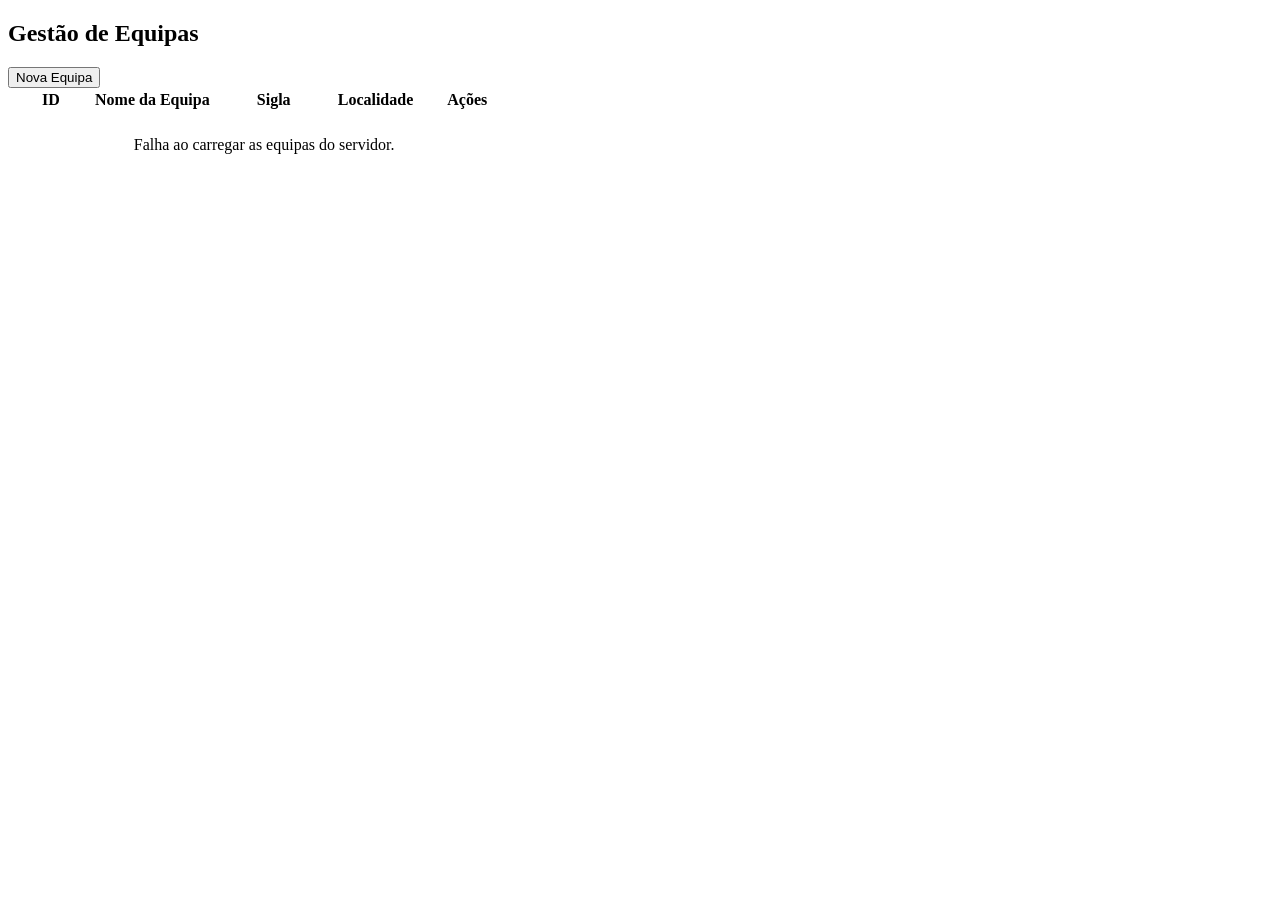
<file: src/main/resources/templates/thymeleaf/equipas.html>
<!DOCTYPE html>
<html th:replace="~{layout :: layout('Equipas', ~{::section})}">
<section>
    <div class="section-card">
        <div class="section-header">
            <h2>Gestão de Equipas</h2>
            <button class="btn" onclick="openModal('add')">
                <i class="fa-solid fa-plus"></i> Nova Equipa
            </button>
        </div>

        <div class="table-responsive">
            <table class="table-hub" id="equipasTable">
                <thead>
                <tr>
                    <th style="width: 80px;">ID</th>
                    <th>Nome da Equipa</th>
                    <th style="width: 120px;">Sigla</th>
                    <th>Localidade</th>
                    <th style="width: 100px; text-align: center;">Ações</th>
                </tr>
                </thead>
                <tbody>
                </tbody>
            </table>
        </div>
    </div>

    <div class="modal-overlay" id="equipaModal" style="display: none; position: fixed; top: 0; left: 0; width: 100%; height: 100%; background: rgba(15, 23, 42, 0.6); backdrop-filter: blur(4px); z-index: 999; align-items: center; justify-content: center;">
        <div class="modal" style="background: var(--bg-card); width: 100%; max-width: 500px; border-radius: var(--radius); box-shadow: var(--shadow-md); border: 1px solid var(--border-color); overflow: hidden;">

            <div class="modal-header" style="padding: 20px 24px; border-bottom: 1px solid var(--border-color); display: flex; align-items: center; justify-content: space-between;">
                <h3 id="modalTitle" style="font-size: 18px; font-weight: 700;">Nova Equipa</h3>
                <button class="btn-icon" data-dismiss="modal" style="font-size: 18px; color: var(--text-muted);"><i class="fa-solid fa-xmark"></i></button>
            </div>

            <div class="modal-body" style="padding: 24px;">
                <form id="equipaForm" onsubmit="event.preventDefault();">
                    <input type="hidden" id="equipaId">

                    <div class="modal-form-group" style="margin-bottom: 16px;">
                        <label>Nome da Equipa</label>
                        <input type="text" id="nome" required maxlength="100" placeholder="Ex: Aveiro Basket">
                    </div>

                    <div class="flex-form-row">
                        <div class="modal-form-group">
                            <label>Sigla Oficial</label>
                            <input type="text" id="sigla" required maxlength="10" style="text-transform: uppercase;" placeholder="Ex: ABC">
                        </div>
                        <div class="modal-form-group">
                            <label>Localidade</label>
                            <input type="text" id="localidade" required maxlength="100" placeholder="Ex: Aveiro">
                        </div>
                    </div>
                </form>
            </div>

            <div class="modal-footer" style="padding: 16px 24px; background-color: #f8fafc; border-top: 1px solid var(--border-color); display: flex; justify-content: flex-end; gap: 12px;">
                <button class="btn" data-dismiss="modal" style="background-color: #e2e8f0; color: #334155;">Cancelar</button>
                <button class="btn" onclick="saveEquipa()">Guardar Registo</button>
            </div>
        </div>
    </div>

    <script>
        // Controlador customizado para gerir o overlay da modal nativamente com o teu layout
        const modalElement = document.getElementById('equipaModal');
        const modal = {
            open: () => { modalElement.style.display = 'flex'; },
            close: () => { modalElement.style.display = 'none'; }
        };

        // Ativar fecho automático nos botões com atributo 'data-dismiss'
        document.querySelectorAll('[data-dismiss="modal"]').forEach(btn => {
            btn.addEventListener('click', () => modal.close());
        });

        let currentMode = 'add';

        async function loadEquipas() {
            const tbody = document.querySelector('#equipasTable tbody');
            tbody.innerHTML = '<tr><td colspan="5" style="text-align:center; color: var(--text-muted); padding: 24px;"><i class="fa-solid fa-spinner fa-spin"></i> A atualizar ecossistema...</td></tr>';
            try {
                const equipas = await apiCall('/equipas');
                tbody.innerHTML = equipas.map(eq => `
                    <tr>
                        <td><code style="font-weight:600; color:var(--text-muted);">${eq.id}</code></td>
                        <td><strong>${eq.nome}</strong></td>
                        <td><span class="badge badge-primary" style="font-weight:700;">${eq.sigla}</span></td>
                        <td><span style="color: var(--text-muted); font-size: 13px;"><i class="fa-solid fa-location-dot" style="margin-right:4px;"></i>${eq.localidade}</span></td>
                        <td>
                            <div class="actions-cell" style="justify-content: center;">
                                <button class="btn-icon" onclick="openModal('edit', ${eq.id})" title="Editar"><i class="fa-solid fa-pen" style="color: var(--primary);"></i></button>
                                <button class="btn-icon delete" onclick="deleteEquipa(${eq.id})" title="Eliminar"><i class="fa-solid fa-trash"></i></button>
                            </div>
                        </td>
                    </tr>
                `).join('');
            } catch (e) {
                tbody.innerHTML = '<tr><td colspan="5" style="text-align:center; color:var(--danger); padding: 24px;"><i class="fa-solid fa-triangle-exclamation"></i> Falha ao carregar as equipas do servidor.</td></tr>';
            }
        }

        async function openModal(mode, id = null) {
            currentMode = mode;
            document.getElementById('equipaForm').reset();
            document.getElementById('modalTitle').innerText = mode === 'add' ? 'Nova Equipa' : 'Editar Parâmetros da Equipa';

            if (mode === 'edit') {
                try {
                    const eq = await apiCall(`/equipas/${id}`);
                    document.getElementById('equipaId').value = eq.id;
                    document.getElementById('nome').value = eq.nome;
                    document.getElementById('sigla').value = eq.sigla;
                    document.getElementById('localidade').value = eq.localidade;
                } catch (e) {
                    alert('Impossível resgatar dados desta equipa.');
                    return;
                }
            }
            modal.open();
        }

        async function saveEquipa() {
            const form = document.getElementById('equipaForm');
            if(!form.checkValidity()) { form.reportValidity(); return; }

            const data = {
                nome: document.getElementById('nome').value,
                sigla: document.getElementById('sigla').value.toUpperCase(),
                localidade: document.getElementById('localidade').value
            };

            const id = document.getElementById('equipaId').value;
            try {
                if (currentMode === 'add') {
                    await apiCall('/equipas', 'POST', data);
                } else {
                    await apiCall(`/equipas/${id}`, 'PUT', data);
                }
                modal.close();
                loadEquipas();
            } catch (e) {
                alert('Erro ao processar o salvamento na base de dados.');
            }
        }

        async function deleteEquipa(id) {
            if (confirm('Tem a certeza absoluta que deseja remover esta equipa do ecossistema?')) {
                try {
                    await apiCall(`/equipas/${id}`, 'DELETE');
                    loadEquipas();
                } catch (e) {
                    alert('Erro crítico ao remover a equipa.');
                }
            }
        }

        document.addEventListener('DOMContentLoaded', loadEquipas);
    </script>
</section>
</html>
</file>
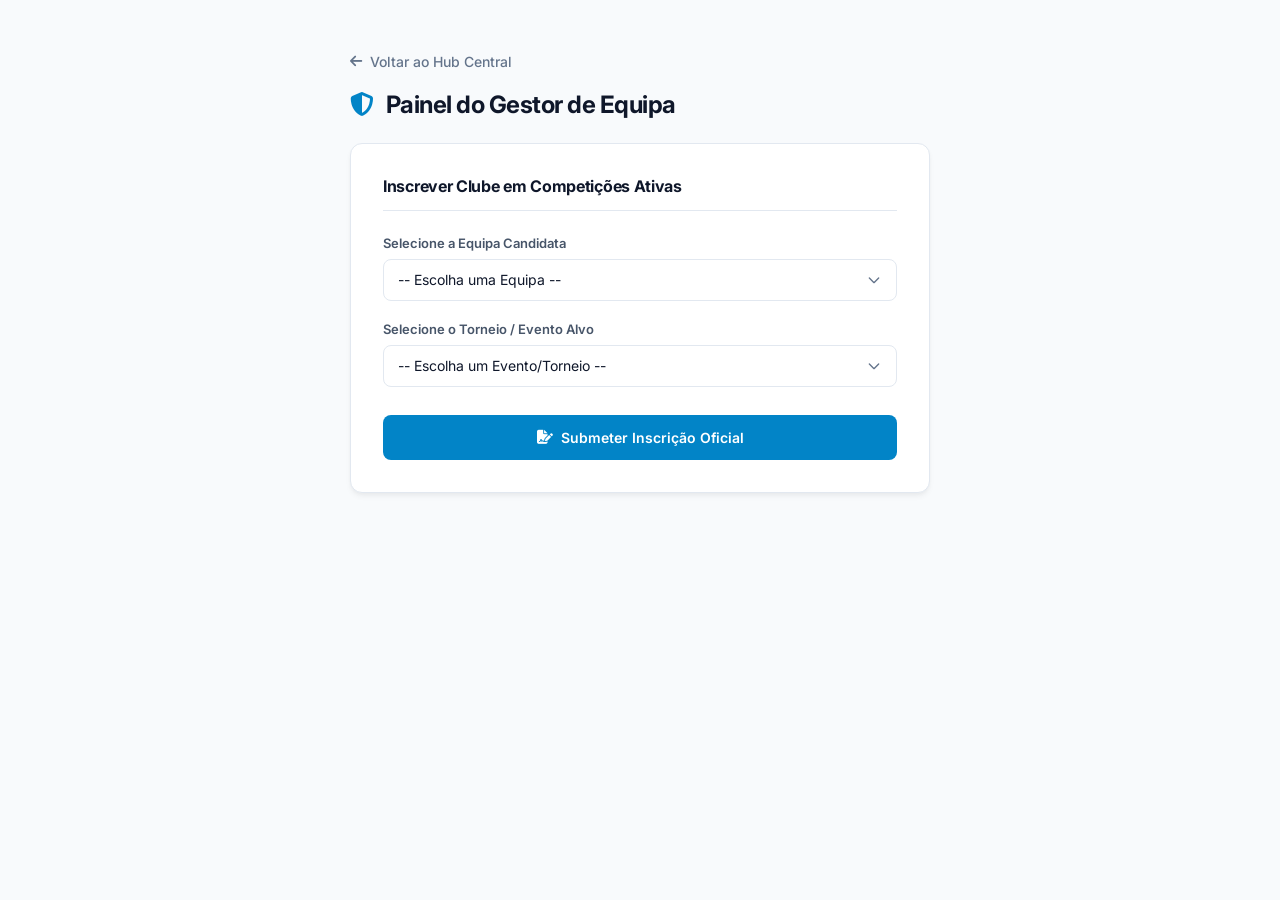
<file: src/main/resources/templates/thymeleaf/gestor_equipa.html>
<!DOCTYPE html>
<html xmlns:th="http://www.thymeleaf.org" lang="pt">
<head>
    <meta charset="UTF-8">
    <title>Gestor de Equipa - BasketHub</title>
    <link rel="stylesheet" href="https://fonts.googleapis.com/css2?family=Inter:wght@400;500;600;700&display=swap">
    <link rel="stylesheet" href="https://cdnjs.cloudflare.com/ajax/libs/font-awesome/6.4.0/css/all.min.css">

    <style>
        :root {
            --bg-main: #f8fafc;
            --bg-card: #ffffff;
            --text-main: #0f172a;
            --text-muted: #64748b;
            --primary: #0284c7;
            --primary-hover: #0369a1;
            --border-color: #e2e8f0;
            --radius: 12px;
            --shadow-md: 0 4px 6px -1px rgba(0, 0, 0, 0.05), 0 2px 4px -1px rgba(0, 0, 0, 0.03);
            --transition: all 0.2s cubic-bezier(0.4, 0, 0.2, 1);
        }

        * {
            margin: 0;
            padding: 0;
            box-sizing: border-box;
            font-family: 'Inter', -apple-system, BlinkMacSystemFont, sans-serif;
        }

        body {
            background-color: var(--bg-main);
            color: var(--text-main);
            padding: 50px 20px;
            display: flex;
            flex-direction: column;
            align-items: center;
            -webkit-font-smoothing: antialiased;
        }

        .container {
            width: 100%;
            max-width: 580px;
        }

        .back-link {
            display: inline-flex;
            align-items: center;
            gap: 8px;
            text-decoration: none;
            color: var(--text-muted);
            font-size: 14px;
            font-weight: 500;
            margin-bottom: 20px;
            transition: var(--transition);
        }

        .back-link:hover {
            color: var(--text-main);
            transform: translateX(-3px);
        }

        h1 {
            font-size: 24px;
            font-weight: 700;
            letter-spacing: -0.5px;
            margin-bottom: 24px;
            display: flex;
            align-items: center;
            gap: 12px;
        }

        h1 i {
            color: var(--primary);
        }

        /* Card de Inscrição Estilo Premium */
        .section-card {
            background-color: var(--bg-card);
            border-radius: var(--radius);
            border: 1px solid var(--border-color);
            padding: 32px;
            box-shadow: var(--shadow-md);
        }

        .section-header {
            margin-bottom: 24px;
            padding-bottom: 14px;
            border-bottom: 1px solid var(--border-color);
        }

        .section-header h2 {
            font-size: 16px;
            font-weight: 700;
            color: var(--text-main);
            letter-spacing: -0.3px;
        }

        .form-group {
            display: flex;
            flex-direction: column;
            margin-bottom: 20px;
        }

        .form-group label {
            font-size: 13px;
            font-weight: 600;
            color: #475569;
            margin-bottom: 8px;
        }

        /* Dropdowns customizados sem IDs à vista do cliente */
        .form-group select {
            width: 100%;
            padding: 12px 14px;
            border: 1px solid var(--border-color);
            border-radius: 8px;
            font-size: 14px;
            background-color: #fff;
            color: var(--text-main);
            outline: none;
            transition: var(--transition);
            cursor: pointer;
            appearance: none;
            background-image: url("data:image/svg+xml,%3Csvg xmlns='http://www.w3.org/2000/svg' fill='none' viewBox='0 0 24 24' stroke='%2364748b' stroke-width='2'%3E%3Cpath stroke-linecap='round' stroke-linejoin='round' d='M19 9l-7 7-7-7'/%3E%3C/svg%3E");
            background-repeat: no-repeat;
            background-position: right 14px center;
            background-size: 16px;
            padding-right: 40px;
        }

        .form-group select:focus {
            border-color: var(--primary);
            box-shadow: 0 0 0 3px rgba(2, 132, 199, 0.12);
        }

        .btn-submit {
            width: 100%;
            background-color: var(--primary);
            color: #ffffff;
            border: none;
            padding: 14px;
            border-radius: 8px;
            font-size: 14px;
            font-weight: 600;
            cursor: pointer;
            display: inline-flex;
            align-items: center;
            justify-content: center;
            gap: 8px;
            transition: var(--transition);
            margin-top: 8px;
        }

        .btn-submit:hover {
            background-color: var(--primary-hover);
            transform: translateY(-1px);
        }
    </style>
</head>
<body>

<div class="container">
    <a href="/hub" class="back-link">
        <i class="fa-solid fa-arrow-left"></i> Voltar ao Hub Central
    </a>

    <h1><i class="fa-solid fa-shield-halved"></i> Painel do Gestor de Equipa</h1>

    <div class="section-card">
        <div class="section-header">
            <h2>Inscrever Clube em Competições Ativas</h2>
        </div>

        <form action="/gestor-equipa/inscrever" method="POST">

            <div class="form-group">
                <label for="equipaId">Selecione a Equipa Candidata</label>
                <select name="equipaId" id="equipaId" required>
                    <option value="" disabled selected>-- Escolha uma Equipa --</option>
                    <option th:each="eq : ${equipas}"
                            th:value="${eq.id}"
                            th:text="${eq.nome} + ' (' + ${eq.sigla} + ')'">
                    </option>
                </select>
            </div>

            <div class="form-group">
                <label for="eventoId">Selecione o Torneio / Evento Alvo</label>
                <select name="eventoId" id="eventoId" required>
                    <option value="" disabled selected>-- Escolha um Evento/Torneio --</option>
                    <option th:each="ev : ${eventos}"
                            th:value="${ev.id}"
                            th:text="${ev.nome}">
                    </option>
                </select>
            </div>

            <button type="submit" class="btn-submit">
                <i class="fa-solid fa-file-signature"></i> Submeter Inscrição Oficial
            </button>
        </form>
    </div>
</div>

</body>
</html>
</file>
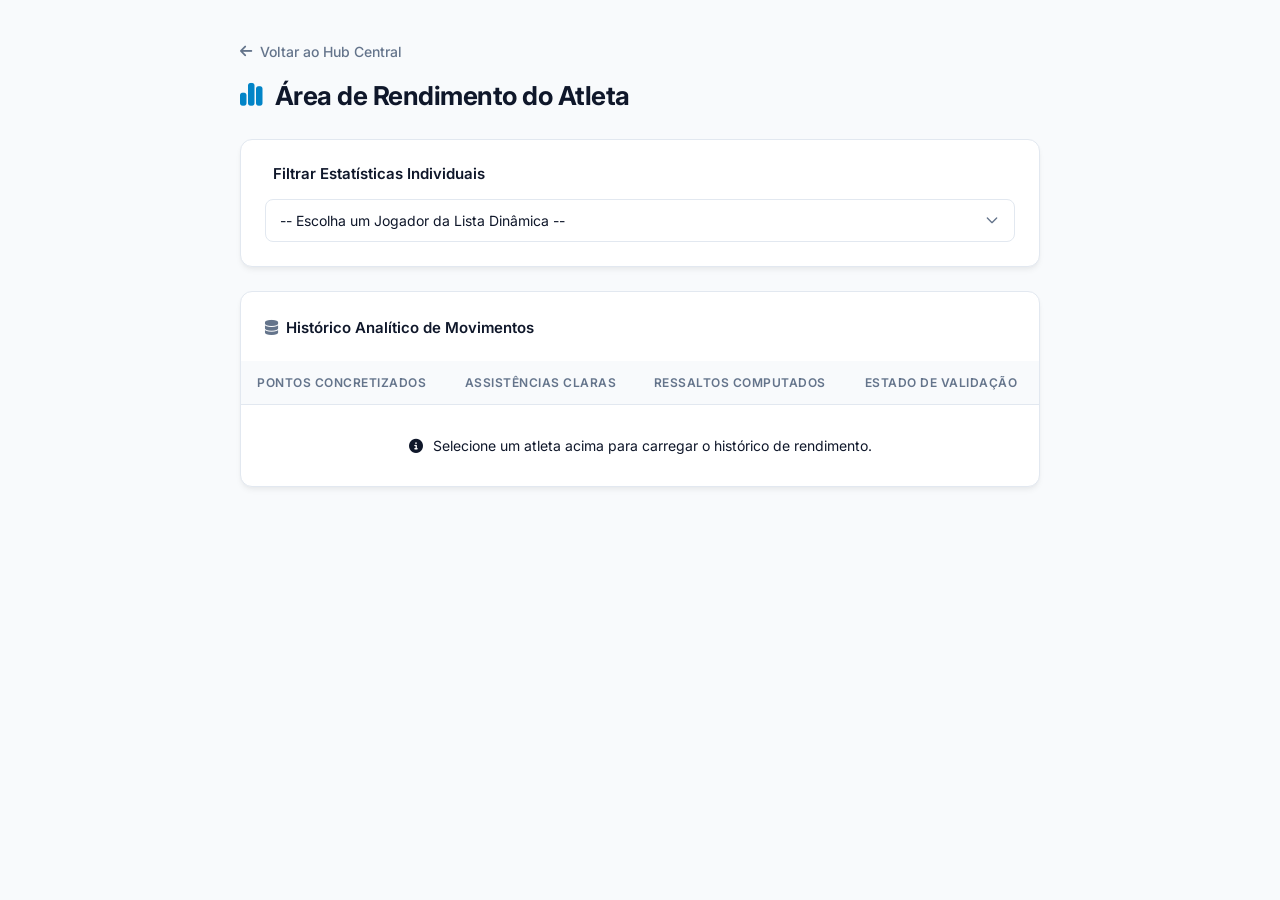
<file: src/main/resources/templates/thymeleaf/jogador.html>
<!DOCTYPE html>
<html xmlns:th="http://www.thymeleaf.org" lang="pt">
<head>
    <meta charset="UTF-8">
    <title>Área do Jogador - BasketHub</title>
    <link rel="stylesheet" href="https://fonts.googleapis.com/css2?family=Inter:wght@400;500;600;700&display=swap">
    <link rel="stylesheet" href="https://cdnjs.cloudflare.com/ajax/libs/font-awesome/6.4.0/css/all.min.css">

    <style>
        :root {
            --bg-main: #f8fafc;
            --bg-card: #ffffff;
            --text-main: #0f172a;
            --text-muted: #64748b;
            --primary: #0284c7;
            --primary-hover: #0369a1;
            --border-color: #e2e8f0;
            --radius: 12px;
            --shadow-md: 0 4px 6px -1px rgba(0, 0, 0, 0.05), 0 2px 4px -1px rgba(0, 0, 0, 0.03);
            --transition: all 0.2s cubic-bezier(0.4, 0, 0.2, 1);
            --danger: #ef4444;
            --success: #10b981;
        }

        * {
            margin: 0;
            padding: 0;
            box-sizing: border-box;
            font-family: 'Inter', -apple-system, BlinkMacSystemFont, sans-serif;
        }

        body {
            background-color: var(--bg-main);
            color: var(--text-main);
            padding: 40px 20px;
            display: flex;
            flex-direction: column;
            align-items: center;
            -webkit-font-smoothing: antialiased;
        }

        .container {
            width: 100%;
            max-width: 800px;
        }

        .back-link {
            display: inline-flex;
            align-items: center;
            gap: 8px;
            text-decoration: none;
            color: var(--text-muted);
            font-size: 14px;
            font-weight: 500;
            margin-bottom: 20px;
            transition: var(--transition);
        }

        .back-link:hover {
            color: var(--text-main);
            transform: translateX(-3px);
        }

        h1 {
            font-size: 26px;
            font-weight: 700;
            letter-spacing: -0.5px;
            margin-bottom: 28px;
            display: flex;
            align-items: center;
            gap: 12px;
        }

        h1 i {
            color: var(--primary);
        }

        .section-card {
            background-color: var(--bg-card);
            border-radius: var(--radius);
            border: 1px solid var(--border-color);
            padding: 24px;
            box-shadow: var(--shadow-md);
            margin-bottom: 24px;
        }

        .section-card h3 {
            font-size: 15px;
            font-weight: 600;
            color: var(--text-main);
            margin-bottom: 16px;
            display: flex;
            align-items: center;
            gap: 8px;
        }

        /* Dropdown customizado */
        .select-wrapper {
            position: relative;
        }

        select {
            width: 100%;
            padding: 12px 14px;
            border: 1px solid var(--border-color);
            border-radius: 8px;
            font-size: 14px;
            background-color: #fff;
            color: var(--text-main);
            outline: none;
            transition: var(--transition);
            cursor: pointer;
            appearance: none;
            background-image: url("data:image/svg+xml,%3Csvg xmlns='http://www.w3.org/2000/svg' fill='none' viewBox='0 0 24 24' stroke='%2364748b' stroke-width='2'%3E%3Cpath stroke-linecap='round' stroke-linejoin='round' d='M19 9l-7 7-7-7'/%3E%3C/svg%3E");
            background-repeat: no-repeat;
            background-position: right 14px center;
            background-size: 16px;
            padding-right: 40px;
        }

        select:focus {
            border-color: var(--primary);
            box-shadow: 0 0 0 3px rgba(2, 132, 199, 0.12);
        }

        /* Tabela Estilo Premium */
        .table-responsive {
            width: 100%;
            overflow-x: auto;
        }

        .table-hub {
            width: 100%;
            border-collapse: collapse;
            text-align: left;
        }

        .table-hub th {
            background-color: #f8fafc;
            color: var(--text-muted);
            font-size: 12px;
            font-weight: 600;
            text-transform: uppercase;
            letter-spacing: 0.5px;
            padding: 14px 16px;
            border-bottom: 1px solid var(--border-color);
        }

        .table-hub td {
            padding: 16px;
            border-bottom: 1px solid var(--border-color);
            font-size: 14px;
            color: var(--text-main);
        }

        .table-hub tr:last-child td {
            border-bottom: none;
        }

        .table-hub tr:hover td {
            background-color: #f8fafc;
        }

        .text-center {
            text-align: center !important;
            color: var(--text-muted);
            padding: 32px !important;
            font-size: 14px;
        }

        /* Badges de Estado */
        .badge {
            display: inline-flex;
            align-items: center;
            padding: 4px 8px;
            border-radius: 6px;
            font-size: 12px;
            font-weight: 600;
        }
        .badge-status {
            background-color: #f1f5f9;
            color: #475569;
        }
    </style>
</head>
<body>

<div class="container">
    <a href="/hub" class="back-link">
        <i class="fa-solid fa-arrow-left"></i> Voltar ao Hub Central
    </a>

    <h1><i class="fa-solid fa-chart-simple"></i> Área de Rendimento do Atleta</h1>

    <div class="section-card">
        <h3><i class="fa-solid fa-user-magnifying-glass" style="color: var(--text-muted);"></i> Filtrar Estatísticas Individuais</h3>
        <div class="select-wrapper">
            <select id="jogadorSelect" onchange="carregarEstatisticas()">
                <option value="">-- Escolha um Jogador da Lista Dinâmica --</option>
                <option th:each="j : ${jogadores}"
                        th:value="${j.id}"
                        th:text="${j.nome} + ' (Posição: ' + ${j.posicao} + ')'">
                </option>
            </select>
        </div>
    </div>

    <div class="section-card" style="padding: 10px 0 0 0; overflow: hidden;">
        <div style="padding: 16px 24px 8px 24px;">
            <h3><i class="fa-solid fa-database" style="color: var(--text-muted);"></i> Histórico Analítico de Movimentos</h3>
        </div>

        <div class="table-responsive">
            <table class="table-hub">
                <thead>
                <tr>
                    <th>Pontos Concretizados</th>
                    <th>Assistências Claras</th>
                    <th>Ressaltos Computados</th>
                    <th>Estado de Validação</th>
                </tr>
                </thead>
                <tbody id="tabelaDados">
                <tr>
                    <td colspan="4" class="text-center">
                        <i class="fa-solid fa-circle-info" style="margin-right: 6px;"></i> Selecione um atleta acima para carregar o histórico de rendimento.
                    </td>
                </tr>
                </tbody>
            </table>
        </div>
    </div>
</div>

<script>
    function carregarEstatisticas() {
        const id = document.getElementById("jogadorSelect").value;
        const tbody = document.getElementById("tabelaDados");

        if (!id) {
            tbody.innerHTML = `<tr><td colspan="4" class="text-center"><i class="fa-solid fa-circle-info" style="margin-right: 6px;"></i> Selecione um atleta acima para carregar o histórico de rendimento.</td></tr>`;
            return;
        }

        // Feedback visual premium usando spinner animado
        tbody.innerHTML = `<tr><td colspan="4" class="text-center"><i class="fa-solid fa-spinner fa-spin" style="color: var(--primary); margin-right: 8px;"></i> A processar dados analíticos do atleta...</td></tr>`;

        fetch(`/estatisticas/${id}`)
            .then(res => {
                if (!res.ok) throw new Error();
                return res.json();
            })
            .then(dados => {
                tbody.innerHTML = "";

                if (dados.length === 0) {
                    tbody.innerHTML = `<tr><td colspan="4" class="text-center"><i class="fa-solid fa-folder-open" style="margin-right: 6px;"></i> Nenhum registo estatístico encontrado para este atleta.</td></tr>`;
                    return;
                }

                dados.forEach(e => {
                    tbody.innerHTML += `
                        <tr>
                            <td><strong style="font-size: 15px; color: var(--text-main);">${e.pontos}</strong> <span style="font-size: 12px; color: var(--text-muted);">pts</span></td>
                            <td><span style="font-weight: 500;">${e.assistencias}</span> <span style="font-size: 12px; color: var(--text-muted);">ast</span></td>
                            <td><span style="font-weight: 500;">${e.rebounds}</span> <span style="font-size: 12px; color: var(--text-muted);">reb</span></td>
                            <td><span class="badge badge-status">${e.estado}</span></td>
                        </tr>`;
                });
            })
            .catch(() => {
                tbody.innerHTML = `<tr><td colspan="4" class="text-center" style="color: var(--danger);"><i class="fa-solid fa-triangle-exclamation" style="margin-right: 6px;"></i> Falha ao comunicar com o servidor de dados.</td></tr>`;
            });
    }
</script>
</body>
</html>
</file>
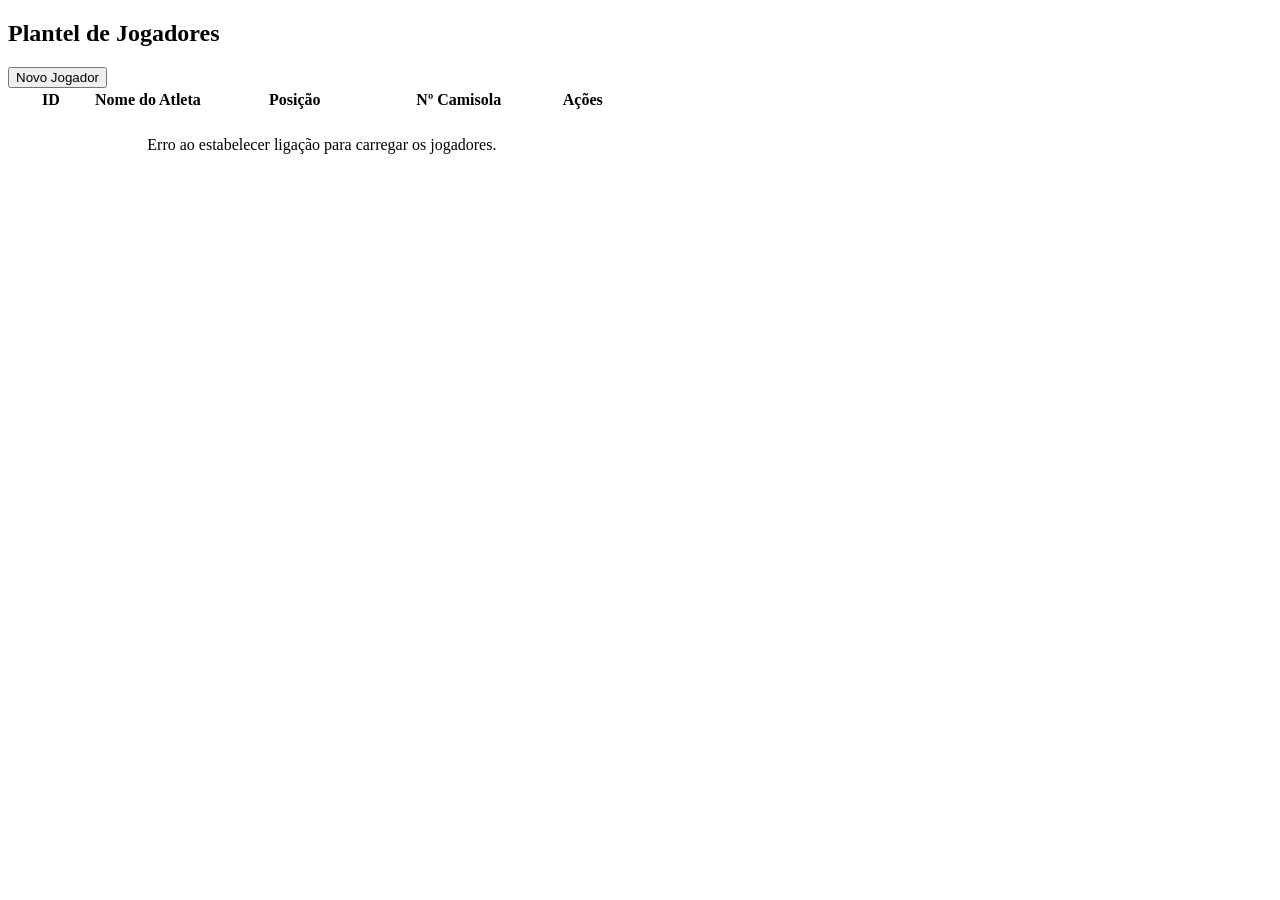
<file: src/main/resources/templates/thymeleaf/jogadores.html>
<!DOCTYPE html>
<html th:replace="~{layout :: layout('Jogadores', ~{::section})}">
<section>
    <!-- Card Principal do Plantel (Estilo Premium) -->
    <div class="section-card">
        <div class="section-header">
            <h2>Plantel de Jogadores</h2>
            <button class="btn" onclick="openModal('add')">
                <i class="fa-solid fa-plus"></i> Novo Jogador
            </button>
        </div>

        <div class="table-responsive">
            <table class="table-hub" id="jogadoresTable">
                <thead>
                <tr>
                    <th style="width: 80px;">ID</th>
                    <th>Nome do Atleta</th>
                    <th style="width: 180px;">Posição</th>
                    <th style="width: 140px;">Nº Camisola</th>
                    <th style="width: 100px; text-align: center;">Ações</th>
                </tr>
                </thead>
                <tbody>
                <!-- Carregamento Dinâmico via API -->
                </tbody>
            </table>
        </div>
    </div>

    <!-- Janela Modal Customizada e Fluida -->
    <div class="modal-overlay" id="jogadorModal" style="display: none; position: fixed; top: 0; left: 0; width: 100%; height: 100%; background: rgba(15, 23, 42, 0.6); backdrop-filter: blur(4px); z-index: 999; align-items: center; justify-content: center;">
        <div class="modal" style="background: var(--bg-card); width: 100%; max-width: 500px; border-radius: var(--radius); box-shadow: var(--shadow-md); border: 1px solid var(--border-color); overflow: hidden;">

            <div class="modal-header" style="padding: 20px 24px; border-bottom: 1px solid var(--border-color); display: flex; align-items: center; justify-content: space-between;">
                <h3 id="modalTitle" style="font-size: 18px; font-weight: 700;">Novo Jogador</h3>
                <button class="btn-icon" data-dismiss="modal" style="font-size: 18px; color: var(--text-muted);"><i class="fa-solid fa-xmark"></i></button>
            </div>

            <div class="modal-body" style="padding: 24px;">
                <form id="jogadorForm" onsubmit="event.preventDefault();">
                    <input type="hidden" id="jogadorId">

                    <div class="modal-form-group" style="margin-bottom: 16px;">
                        <label>Nome Completo</label>
                        <input type="text" id="nome" required maxlength="100" placeholder="Ex: Ticha Penicheiro">
                    </div>

                    <!-- Linha dupla para otimização de espaço na modal -->
                    <div class="flex-form-row" style="display: flex; gap: 16px;">
                        <div class="modal-form-group" style="flex: 1;">
                            <label>Posição em Campo</label>
                            <select id="posicao" required style="width: 100%; padding: 10px 12px; border: 1px solid var(--border-color); border-radius: 6px; background-color: #fff; font-size: 14px;">
                                <option value="" disabled selected>-- Selecione... --</option>
                                <option value="Base">Base (PG)</option>
                                <option value="Extremo">Extremo (SG/SF)</option>
                                <option value="Poste">Poste (PF/C)</option>
                            </select>
                        </div>

                        <div class="modal-form-group" style="width: 130px;">
                            <label>Nº Camisola</label>
                            <input type="number" id="n_camisola" required min="0" max="99" placeholder="Ex: 23">
                        </div>
                    </div>
                </form>
            </div>

            <div class="modal-footer" style="padding: 16px 24px; background-color: #f8fafc; border-top: 1px solid var(--border-color); display: flex; justify-content: flex-end; gap: 12px;">
                <button class="btn" data-dismiss="modal" style="background-color: #e2e8f0; color: #334155;">Cancelar</button>
                <button class="btn" onclick="saveJogador()">Guardar Atleta</button>
            </div>
        </div>
    </div>

    <script>
        // Controlador nativo para gestão da Janela Modal
        const modalElement = document.getElementById('jogadorModal');
        const modal = {
            open: () => { modalElement.style.display = 'flex'; },
            close: () => { modalElement.style.display = 'none'; }
        };

        // Vincula o fecho automático a todos os botões de fecho da modal
        document.querySelectorAll('[data-dismiss="modal"]').forEach(btn => {
            btn.addEventListener('click', () => modal.close());
        });

        let currentMode = 'add';

        async function loadJogadores() {
            const tbody = document.querySelector('#jogadoresTable tbody');
            tbody.innerHTML = '<tr><td colspan="5" style="text-align:center; color: var(--text-muted); padding: 24px;"><i class="fa-solid fa-spinner fa-spin"></i> A atualizar plantel de atletas...</td></tr>';
            try {
                const jogadores = await apiCall('/jogadores');

                if (jogadores.length === 0) {
                    tbody.innerHTML = '<tr><td colspan="5" style="text-align:center; color: var(--text-muted); padding: 24px;"><i class="fa-solid fa-user-slash"></i> Nenhum jogador registado no plantel atual.</td></tr>';
                    return;
                }

                tbody.innerHTML = jogadores.map(j => {
                    // Mapeamento de cores de badges por posição para enriquecimento visual
                    let badgeClass = 'badge-status';
                    if (j.posicao === 'Base') badgeClass = 'badge-primary';

                    return `
                        <tr>
                            <td><code style="font-weight:600; color:var(--text-muted);">${j.id}</code></td>
                            <td><strong>${j.nome}</strong></td>
                            <td><span class="badge ${badgeClass}" style="font-weight:600;">${j.posicao}</span></td>
                            <td><strong style="color: var(--primary); font-family: monospace; font-size: 15px;">#${j.n_camisola}</strong></td>
                            <td>
                                <div class="actions-cell" style="justify-content: center;">
                                    <button class="btn-icon" onclick="openModal('edit', ${j.id})" title="Editar Ficha"><i class="fa-solid fa-pen" style="color: var(--primary);"></i></button>
                                    <button class="btn-icon delete" onclick="deleteJogador(${j.id})" title="Dispensar Atleta"><i class="fa-solid fa-trash"></i></button>
                                </div>
                            </td>
                        </tr>
                    `;
                }).join('');
            } catch (e) {
                tbody.innerHTML = '<tr><td colspan="5" style="text-align:center; color:var(--danger); padding: 24px;"><i class="fa-solid fa-triangle-exclamation"></i> Erro ao estabelecer ligação para carregar os jogadores.</td></tr>';
            }
        }

        async function openModal(mode, id = null) {
            currentMode = mode;
            document.getElementById('jogadorForm').reset();
            document.getElementById('modalTitle').innerText = mode === 'add' ? 'Novo Jogador' : 'Editar Ficha do Atleta';

            if (mode === 'edit') {
                try {
                    const j = await apiCall(`/jogadores/${id}`);
                    document.getElementById('jogadorId').value = j.id;
                    document.getElementById('nome').value = j.nome;
                    document.getElementById('posicao').value = j.posicao;
                    document.getElementById('n_camisola').value = j.n_camisola;
                } catch (e) {
                    alert('Não foi possível obter os dados do atleta selecionado.');
                    return;
                }
            }
            modal.open();
        }

        async function saveJogador() {
            const form = document.getElementById('jogadorForm');
            if(!form.checkValidity()) { form.reportValidity(); return; }

            const data = {
                nome: document.getElementById('nome').value,
                posicao: document.getElementById('posicao').value,
                n_camisola: parseInt(document.getElementById('n_camisola').value, 10)
            };

            const id = document.getElementById('jogadorId').value;
            try {
                if (currentMode === 'add') {
                    await apiCall('/jogadores', 'POST', data);
                } else {
                    await apiCall(`/jogadores/${id}`, 'PUT', data);
                }
                modal.close();
                loadJogadores();
            } catch (e) {
                alert('Ocorreu um erro ao tentar salvar a ficha do jogador.');
            }
        }

        async function deleteJogador(id) {
            if (confirm('Tem a certeza absoluta que deseja remover este jogador do plantel ativo?')) {
                try {
                    await apiCall(`/jogadores/${id}`, 'DELETE');
                    loadJogadores();
                } catch (e) {
                    alert('Não foi possível remover o jogador. Verifique se ele possui vínculos ou estatísticas ativas.');
                }
            }
        }

        document.addEventListener('DOMContentLoaded', loadJogadores);
    </script>
</section>
</html>
</file>
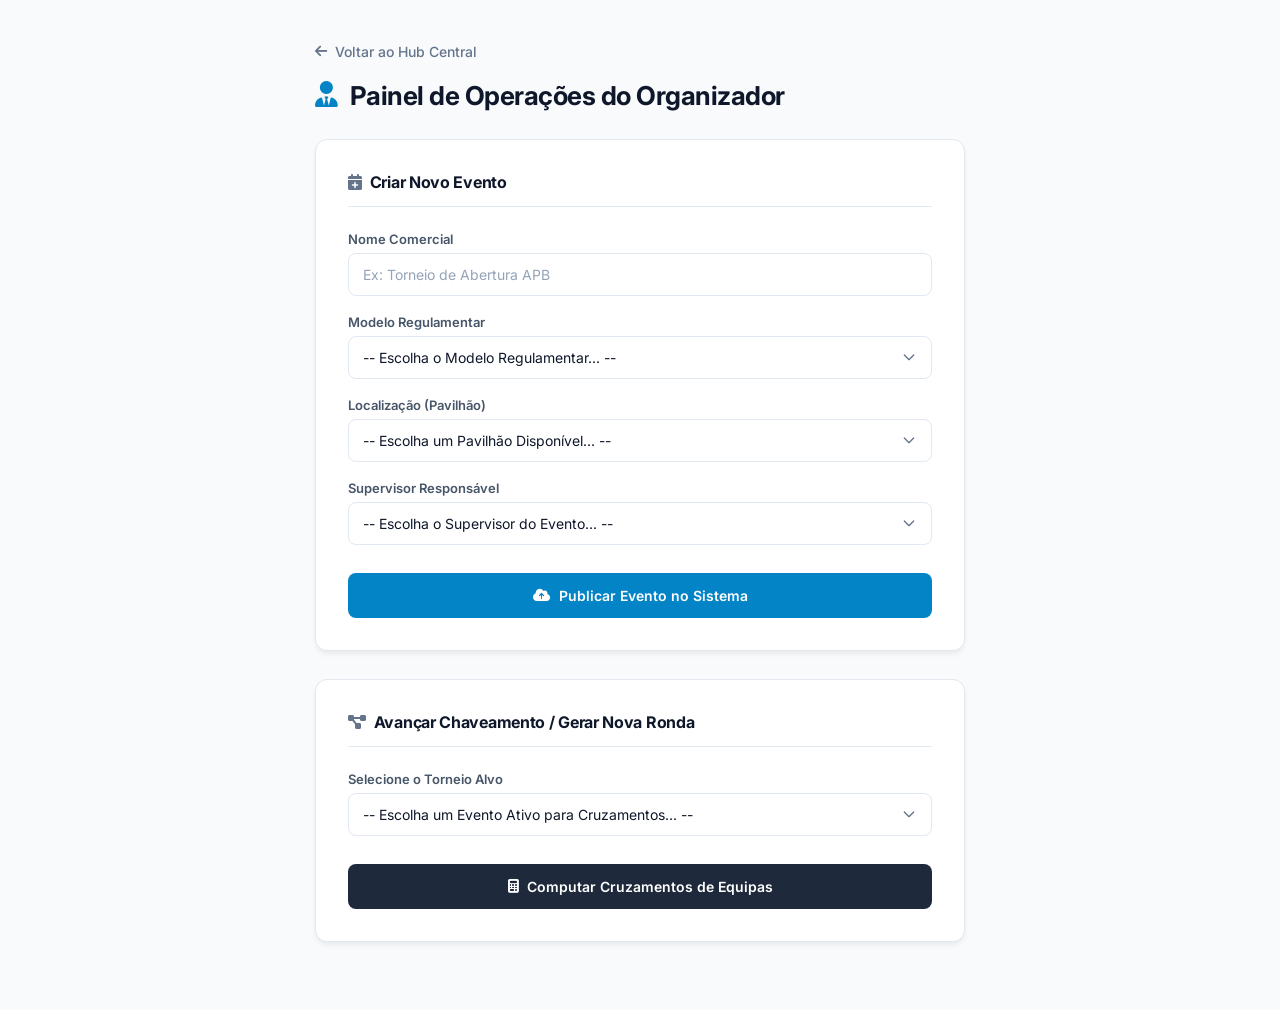
<file: src/main/resources/templates/thymeleaf/organizador.html>
<!DOCTYPE html>
<html xmlns:th="http://www.thymeleaf.org" lang="pt">
<head>
    <meta charset="UTF-8">
    <title>Organizador - BasketHub</title>
    <!-- Importação de Tipografia e Ícones Premium -->
    <link rel="stylesheet" href="https://fonts.googleapis.com/css2?family=Inter:wght@400;500;600;700&display=swap">
    <link rel="stylesheet" href="https://cdnjs.cloudflare.com/ajax/libs/font-awesome/6.4.0/css/all.min.css">

    <style>
        :root {
            --bg-main: #f8fafc;
            --bg-card: #ffffff;
            --text-main: #0f172a;
            --text-muted: #64748b;
            --primary: #0284c7;
            --primary-hover: #0369a1;
            --secondary: #1e293b;
            --secondary-hover: #0f172a;
            --border-color: #e2e8f0;
            --radius: 12px;
            --shadow-md: 0 4px 6px -1px rgba(0, 0, 0, 0.05), 0 2px 4px -1px rgba(0, 0, 0, 0.03);
            --transition: all 0.2s cubic-bezier(0.4, 0, 0.2, 1);
        }

        * {
            margin: 0;
            padding: 0;
            box-sizing: border-box;
            font-family: 'Inter', -apple-system, BlinkMacSystemFont, sans-serif;
        }

        body {
            background-color: var(--bg-main);
            color: var(--text-main);
            padding: 40px 20px;
            display: flex;
            flex-direction: column;
            align-items: center;
            -webkit-font-smoothing: antialiased;
        }

        .container {
            width: 100%;
            max-width: 650px;
        }

        .back-link {
            display: inline-flex;
            align-items: center;
            gap: 8px;
            text-decoration: none;
            color: var(--text-muted);
            font-size: 14px;
            font-weight: 500;
            margin-bottom: 20px;
            transition: var(--transition);
        }

        .back-link:hover {
            color: var(--text-main);
            transform: translateX(-3px);
        }

        h1 {
            font-size: 26px;
            font-weight: 700;
            letter-spacing: -0.5px;
            margin-bottom: 28px;
            display: flex;
            align-items: center;
            gap: 12px;
        }

        h1 i {
            color: var(--primary);
        }

        .section-card {
            background-color: var(--bg-card);
            border-radius: var(--radius);
            border: 1px solid var(--border-color);
            padding: 32px;
            box-shadow: var(--shadow-md);
            margin-bottom: 28px;
        }

        .section-header {
            margin-bottom: 24px;
            padding-bottom: 14px;
            border-bottom: 1px solid var(--border-color);
        }

        .section-header h2 {
            font-size: 16px;
            font-weight: 700;
            color: var(--text-main);
            letter-spacing: -0.3px;
            display: flex;
            align-items: center;
            gap: 8px;
        }

        .form-group {
            display: flex;
            flex-direction: column;
            margin-bottom: 18px;
        }

        .form-group label {
            font-size: 13px;
            font-weight: 600;
            color: #475569;
            margin-bottom: 6px;
        }

        /* Inputs e Selects Premium */
        input[type="text"], select {
            width: 100%;
            padding: 12px 14px;
            border: 1px solid var(--border-color);
            border-radius: 8px;
            font-size: 14px;
            background-color: #fff;
            color: var(--text-main);
            outline: none;
            transition: var(--transition);
        }

        input[type="text"]::placeholder {
            color: #94a3b8;
        }

        input[type="text"]:focus, select:focus {
            border-color: var(--primary);
            box-shadow: 0 0 0 3px rgba(2, 132, 199, 0.12);
        }

        /* Setas customizadas para os seletores */
        select {
            appearance: none;
            background-image: url("data:image/svg+xml,%3Csvg xmlns='http://www.w3.org/2000/svg' fill='none' viewBox='0 0 24 24' stroke='%2364748b' stroke-width='2'%3E%3Cpath stroke-linecap='round' stroke-linejoin='round' d='M19 9l-7 7-7-7'/%3E%3C/svg%3E");
            background-repeat: no-repeat;
            background-position: right 14px center;
            background-size: 16px;
            padding-right: 40px;
            cursor: pointer;
        }

        /* Botões do Sistema */
        .btn {
            width: 100%;
            background-color: var(--primary);
            color: #ffffff;
            border: none;
            padding: 14px;
            border-radius: 8px;
            font-size: 14px;
            font-weight: 600;
            cursor: pointer;
            display: inline-flex;
            align-items: center;
            justify-content: center;
            gap: 8px;
            transition: var(--transition);
            margin-top: 10px;
        }

        .btn:hover {
            background-color: var(--primary-hover);
            transform: translateY(-1px);
        }

        .btn-secondary {
            background-color: var(--secondary);
        }

        .btn-secondary:hover {
            background-color: var(--secondary-hover);
        }
    </style>
</head>
<body>

<div class="container">
    <!-- Retorno ao Hub -->
    <a href="/hub" class="back-link">
        <i class="fa-solid fa-arrow-left"></i> Voltar ao Hub Central
    </a>

    <h1><i class="fa-solid fa-user-tie"></i> Painel de Operações do Organizador</h1>

    <!-- Card 1: Criar Novo Evento -->
    <div class="section-card">
        <div class="section-header">
            <h2><i class="fa-solid fa-calendar-plus" style="color: var(--text-muted);"></i> Criar Novo Evento</h2>
        </div>

        <form action="/organizador/evento" method="POST">
            <div class="form-group">
                <label for="nome">Nome Comercial</label>
                <input type="text" id="nome" name="nome" placeholder="Ex: Torneio de Abertura APB" required maxlength="100"/>
            </div>

            <div class="form-group">
                <label for="tipo">Modelo Regulamentar</label>
                <select id="tipo" name="tipo" required>
                    <option value="" disabled selected>-- Escolha o Modelo Regulamentar... --</option>
                    <option value="TORNEIO">Torneio (Eliminatórias / Mata-Mata)</option>
                    <option value="AMIGAVEL">Jogo Amigável Individual</option>
                    <option value="CLINICA">Clínica / Formação de Treinadores</option>
                </select>
            </div>

            <div class="form-group">
                <label for="pavilhaoId">Localização (Pavilhão)</label>
                <select id="pavilhaoId" name="pavilhaoId" required>
                    <option value="" disabled selected>-- Escolha um Pavilhão Disponível... --</option>
                    <option th:each="p : ${pavilhoes}"
                            th:value="${p.id}"
                            th:text="${p.nome} + ' - ' + ${p.cidade}">
                    </option>
                </select>
            </div>

            <div class="form-group">
                <label for="organizadorId">Supervisor Responsável</label>
                <select id="organizadorId" name="organizadorId" required>
                    <option value="" disabled selected>-- Escolha o Supervisor do Evento... --</option>
                    <option th:each="o : ${organizadores}"
                            th:value="${o.id}"
                            th:text="${o.nome}">
                    </option>
                </select>
            </div>

            <button type="submit" class="btn">
                <i class="fa-solid fa-cloud-arrow-up"></i> Publicar Evento no Sistema
            </button>
        </form>
    </div>

    <!-- Card 2: Avançar Chaveamento / Rondas -->
    <div class="section-card">
        <div class="section-header">
            <h2><i class="fa-solid fa-diagram-project" style="color: var(--text-muted);"></i> Avançar Chaveamento / Gerar Nova Ronda</h2>
        </div>

        <div class="form-group">
            <label for="eventoRondaSelect">Selecione o Torneio Alvo</label>
            <select id="eventoRondaSelect">
                <option value="" disabled selected>-- Escolha um Evento Ativo para Cruzamentos... --</option>
                <option th:each="e : ${eventos}"
                        th:value="${e.id}"
                        th:text="${e.nome}">
                </option>
            </select>
        </div>

        <button type="button" class="btn btn-secondary" onclick="gerarRonda()">
            <i class="fa-solid fa-calculator"></i> Computar Cruzamentos de Equipas
        </button>
    </div>
</div>

<script>
    function gerarRonda() {
        const evId = document.getElementById("eventoRondaSelect").value;

        if(!evId) {
            alert("Por favor, selecione um evento da lista antes de tentar computar os cruzamentos.");
            return;
        }

        fetch(`/eventos/${evId}/agendamento`, { method: 'POST' })
            .then(res => {
                if (!res.ok) throw new Error();
                return res.json();
            })
            .then(d => {
                alert(`Sucesso: ${d.mensagem}\nJogos criados nesta ronda: ${d.jogosCriados}`);
            })
            .catch(() => {
                alert("Ocorreu um erro ao computar as chaves de jogos. Verifique se o evento selecionado é elegível para novas rondas.");
            });
    }
</script>
</body>
</html>
</file>
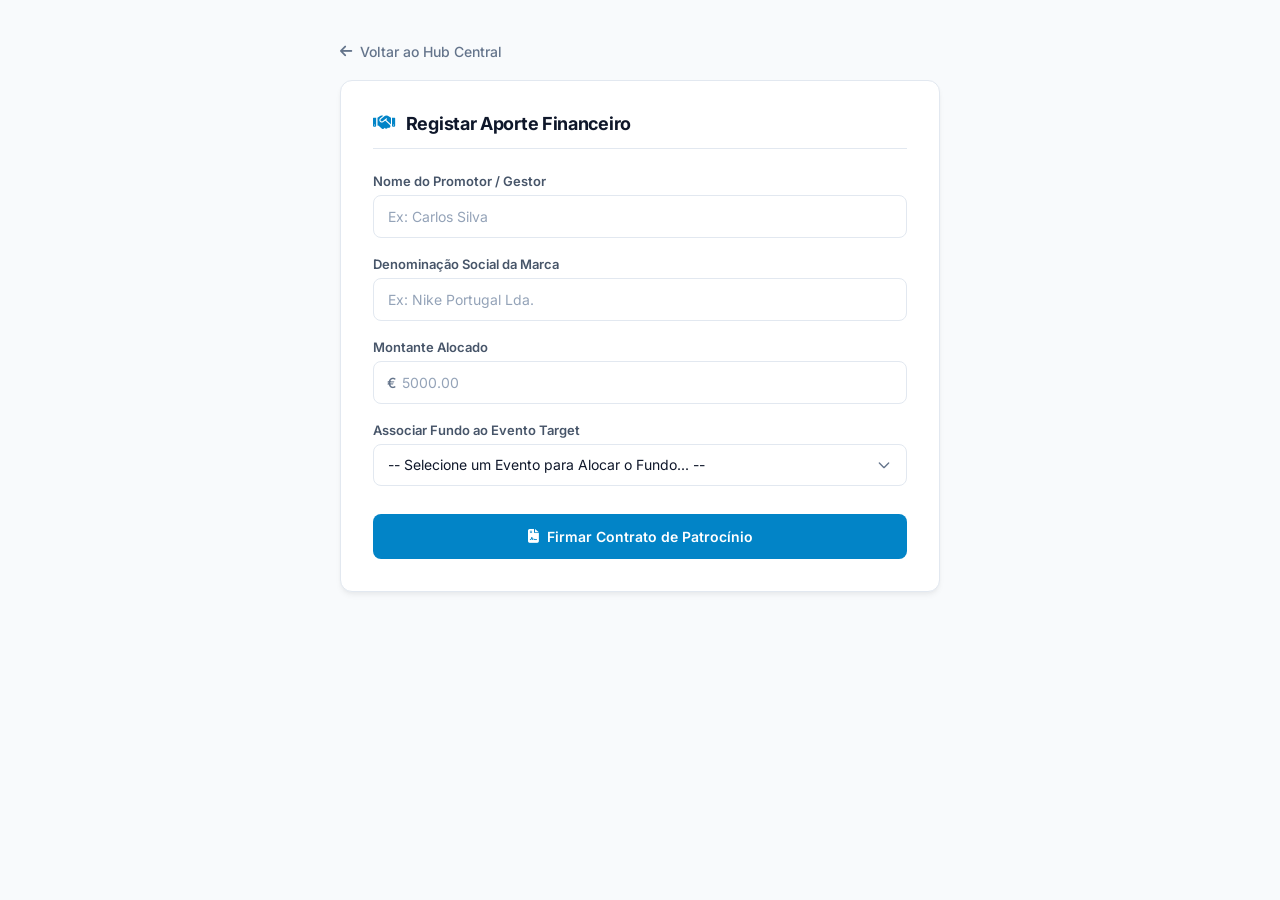
<file: src/main/resources/templates/thymeleaf/patrocinadores.html>
<!DOCTYPE html>
<html xmlns:th="http://www.thymeleaf.org" lang="pt">
<head>
    <meta charset="UTF-8">
    <title>Patrocinadores - BasketHub</title>
    <link rel="stylesheet" href="https://fonts.googleapis.com/css2?family=Inter:wght@400;500;600;700&display=swap">
    <link rel="stylesheet" href="https://cdnjs.cloudflare.com/ajax/libs/font-awesome/6.4.0/css/all.min.css">

    <style>
        :root {
            --bg-main: #f8fafc;
            --bg-card: #ffffff;
            --text-main: #0f172a;
            --text-muted: #64748b;
            --primary: #0284c7;
            --primary-hover: #0369a1;
            --border-color: #e2e8f0;
            --radius: 12px;
            --shadow-md: 0 4px 6px -1px rgba(0, 0, 0, 0.05), 0 2px 4px -1px rgba(0, 0, 0, 0.03);
            --transition: all 0.2s cubic-bezier(0.4, 0, 0.2, 1);
        }

        * {
            margin: 0;
            padding: 0;
            box-sizing: border-box;
            font-family: 'Inter', -apple-system, BlinkMacSystemFont, sans-serif;
        }

        body {
            background-color: var(--bg-main);
            color: var(--text-main);
            padding: 40px 20px;
            display: flex;
            flex-direction: column;
            align-items: center;
            -webkit-font-smoothing: antialiased;
        }

        .container {
            width: 100%;
            max-width: 600px;
        }

        .back-link {
            display: inline-flex;
            align-items: center;
            gap: 8px;
            text-decoration: none;
            color: var(--text-muted);
            font-size: 14px;
            font-weight: 500;
            margin-bottom: 20px;
            transition: var(--transition);
        }

        .back-link:hover {
            color: var(--text-main);
            transform: translateX(-3px);
        }

        .section-card {
            background-color: var(--bg-card);
            border-radius: var(--radius);
            border: 1px solid var(--border-color);
            padding: 32px;
            box-shadow: var(--shadow-md);
        }

        .section-header {
            margin-bottom: 24px;
            padding-bottom: 14px;
            border-bottom: 1px solid var(--border-color);
        }

        .section-header h2 {
            font-size: 18px;
            font-weight: 700;
            color: var(--text-main);
            letter-spacing: -0.3px;
            display: flex;
            align-items: center;
            gap: 10px;
        }

        .form-group {
            display: flex;
            flex-direction: column;
            margin-bottom: 18px;
        }

        .form-group label {
            font-size: 13px;
            font-weight: 600;
            color: #475569;
            margin-bottom: 6px;
        }

        /* Inputs e Caixa de Seleção Premium */
        input[type="text"],
        input[type="number"],
        select {
            width: 100%;
            padding: 12px 14px;
            border: 1px solid var(--border-color);
            border-radius: 8px;
            font-size: 14px;
            background-color: #fff;
            color: var(--text-main);
            outline: none;
            transition: var(--transition);
        }

        input::placeholder {
            color: #94a3b8;
        }

        input:focus, select:focus {
            border-color: var(--primary);
            box-shadow: 0 0 0 3px rgba(2, 132, 199, 0.12);
        }

        /* Input específico de montante monetário */
        .currency-input-wrapper {
            position: relative;
        }

        .currency-input-wrapper input {
            padding-left: 28px;
        }

        .currency-input-wrapper::before {
            content: "€";
            position: absolute;
            left: 14px;
            top: 50%;
            transform: translateY(-50%);
            font-size: 14px;
            font-weight: 500;
            color: var(--text-muted);
        }

        /* Seta Customizada para o Menu Dropdown */
        select {
            appearance: none;
            background-image: url("data:image/svg+xml,%3Csvg xmlns='http://www.w3.org/2000/svg' fill='none' viewBox='0 0 24 24' stroke='%2364748b' stroke-width='2'%3E%3Cpath stroke-linecap='round' stroke-linejoin='round' d='M19 9l-7 7-7-7'/%3E%3C/svg%3E");
            background-repeat: no-repeat;
            background-position: right 14px center;
            background-size: 16px;
            padding-right: 40px;
            cursor: pointer;
        }

        .btn-submit {
            width: 100%;
            background-color: var(--primary);
            color: #ffffff;
            border: none;
            padding: 14px;
            border-radius: 8px;
            font-size: 14px;
            font-weight: 600;
            cursor: pointer;
            display: inline-flex;
            align-items: center;
            justify-content: center;
            gap: 8px;
            transition: var(--transition);
            margin-top: 10px;
        }

        .btn-submit:hover {
            background-color: var(--primary-hover);
            transform: translateY(-1px);
        }
    </style>
</head>
<body>

<div class="container">
    <a href="/hub" class="back-link">
        <i class="fa-solid fa-arrow-left"></i> Voltar ao Hub Central
    </a>

    <div class="section-card">
        <div class="section-header">
            <h2><i class="fa-solid fa-handshake" style="color: var(--primary);"></i> Registar Aporte Financeiro</h2>
        </div>

        <form action="/patrocinadores/financiar" method="POST">

            <div class="form-group">
                <label for="nome">Nome do Promotor / Gestor</label>
                <input type="text" id="nome" name="nome" placeholder="Ex: Carlos Silva" required maxlength="100"/>
            </div>

            <div class="form-group">
                <label for="empresa">Denominação Social da Marca</label>
                <input type="text" id="empresa" name="empresa" placeholder="Ex: Nike Portugal Lda." required maxlength="100"/>
            </div>

            <div class="form-group">
                <label for="valorContrato">Montante Alocado</label>
                <div class="currency-input-wrapper">
                    <input type="number" id="valorContrato" name="valorContrato" placeholder="5000.00" min="0" step="0.01" required/>
                </div>
            </div>

            <div class="form-group">
                <label for="eventoId">Associar Fundo ao Evento Target</label>
                <select id="eventoId" name="eventoId" required>
                    <option value="" disabled selected>-- Selecione um Evento para Alocar o Fundo... --</option>
                    <option th:each="ev : ${eventos}"
                            th:value="${ev.id}"
                            th:text="${ev.nome}">
                    </option>
                </select>
            </div>

            <button type="submit" class="btn-submit">
                <i class="fa-solid fa-file-contract"></i> Firmar Contrato de Patrocínio
            </button>
        </form>
    </div>
</div>

</body>
</html>
</file>
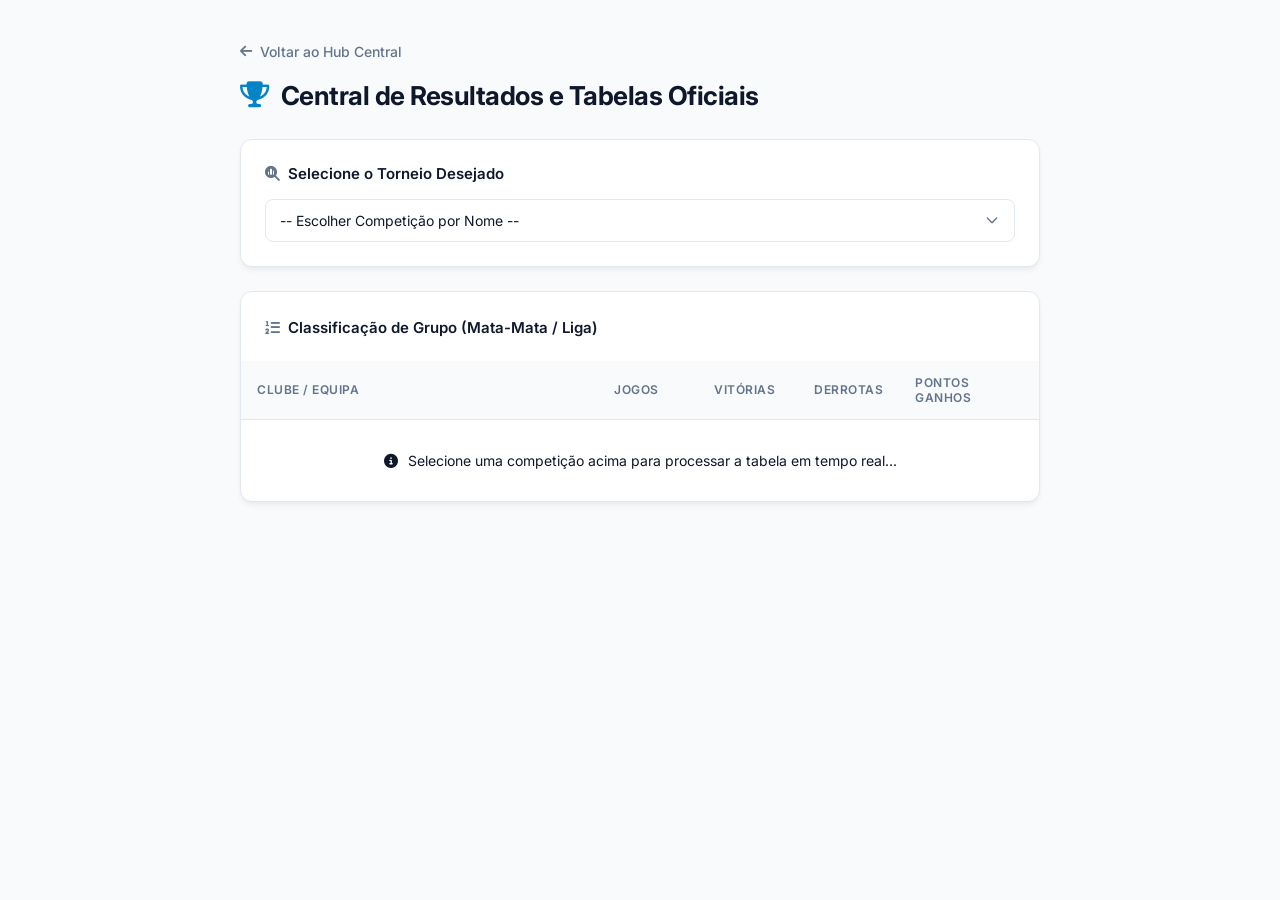
<file: src/main/resources/templates/thymeleaf/publico.html>
<!DOCTYPE html>
<html xmlns:th="http://www.thymeleaf.org" lang="pt">
<head>
    <meta charset="UTF-8">
    <title>Central do Adepto - BasketHub</title>
    <link rel="stylesheet" href="https://fonts.googleapis.com/css2?family=Inter:wght@400;500;600;700&display=swap">
    <link rel="stylesheet" href="https://cdnjs.cloudflare.com/ajax/libs/font-awesome/6.4.0/css/all.min.css">

    <style>
        :root {
            --bg-main: #f8fafc;
            --bg-card: #ffffff;
            --text-main: #0f172a;
            --text-muted: #64748b;
            --primary: #0284c7;
            --primary-hover: #0369a1;
            --border-color: #e2e8f0;
            --radius: 12px;
            --shadow-md: 0 4px 6px -1px rgba(0, 0, 0, 0.05), 0 2px 4px -1px rgba(0, 0, 0, 0.03);
            --transition: all 0.2s cubic-bezier(0.4, 0, 0.2, 1);
            --danger: #ef4444;
            --success: #10b981;
            --success-bg: #ecfdf5;
        }

        * {
            margin: 0;
            padding: 0;
            box-sizing: border-box;
            font-family: 'Inter', -apple-system, BlinkMacSystemFont, sans-serif;
        }

        body {
            background-color: var(--bg-main);
            color: var(--text-main);
            padding: 40px 20px;
            display: flex;
            flex-direction: column;
            align-items: center;
            -webkit-font-smoothing: antialiased;
        }

        .container {
            width: 100%;
            max-width: 800px;
        }

        .back-link {
            display: inline-flex;
            align-items: center;
            gap: 8px;
            text-decoration: none;
            color: var(--text-muted);
            font-size: 14px;
            font-weight: 500;
            margin-bottom: 20px;
            transition: var(--transition);
        }

        .back-link:hover {
            color: var(--text-main);
            transform: translateX(-3px);
        }

        h1 {
            font-size: 26px;
            font-weight: 700;
            letter-spacing: -0.5px;
            margin-bottom: 28px;
            display: flex;
            align-items: center;
            gap: 12px;
        }

        h1 i {
            color: var(--primary);
        }

        .section-card {
            background-color: var(--bg-card);
            border-radius: var(--radius);
            border: 1px solid var(--border-color);
            padding: 24px;
            box-shadow: var(--shadow-md);
            margin-bottom: 24px;
        }

        .section-card h3 {
            font-size: 15px;
            font-weight: 600;
            color: var(--text-main);
            margin-bottom: 16px;
            display: flex;
            align-items: center;
            gap: 8px;
        }

        /* Seletor Dropdown Customizado */
        select {
            width: 100%;
            padding: 12px 14px;
            border: 1px solid var(--border-color);
            border-radius: 8px;
            font-size: 14px;
            background-color: #fff;
            color: var(--text-main);
            outline: none;
            transition: var(--transition);
            cursor: pointer;
            appearance: none;
            background-image: url("data:image/svg+xml,%3Csvg xmlns='http://www.w3.org/2000/svg' fill='none' viewBox='0 0 24 24' stroke='%2364748b' stroke-width='2'%3E%3Cpath stroke-linecap='round' stroke-linejoin='round' d='M19 9l-7 7-7-7'/%3E%3C/svg%3E");
            background-repeat: no-repeat;
            background-position: right 14px center;
            background-size: 16px;
            padding-right: 40px;
        }

        select:focus {
            border-color: var(--primary);
            box-shadow: 0 0 0 3px rgba(2, 132, 199, 0.12);
        }

        /* Tabela Desportiva Premium */
        .table-responsive {
            width: 100%;
            overflow-x: auto;
        }

        .table-hub {
            width: 100%;
            border-collapse: collapse;
            text-align: left;
        }

        .table-hub th {
            background-color: #f8fafc;
            color: var(--text-muted);
            font-size: 12px;
            font-weight: 600;
            text-transform: uppercase;
            letter-spacing: 0.5px;
            padding: 14px 16px;
            border-bottom: 1px solid var(--border-color);
        }

        .table-hub td {
            padding: 16px;
            border-bottom: 1px solid var(--border-color);
            font-size: 14px;
            color: var(--text-main);
        }

        .table-hub tr:last-child td {
            border-bottom: none;
        }

        .table-hub tr:hover td {
            background-color: #f8fafc;
        }

        .text-center {
            text-align: center !important;
            color: var(--text-muted);
            padding: 32px !important;
            font-size: 14px;
        }

        /* Badge de Pontuação Ganhos */
        .pts-badge {
            display: inline-flex;
            align-items: center;
            padding: 6px 12px;
            border-radius: 6px;
            font-size: 13px;
            font-weight: 700;
            background-color: var(--success-bg);
            color: var(--success);
        }
    </style>
</head>
<body>

<div class="container">
    <a href="/hub" class="back-link">
        <i class="fa-solid fa-arrow-left"></i> Voltar ao Hub Central
    </a>

    <h1><i class="fa-solid fa-trophy"></i> Central de Resultados e Tabelas Oficiais</h1>

    <div class="section-card">
        <h3><i class="fa-solid fa-magnifying-glass-chart" style="color: var(--text-muted);"></i> Selecione o Torneio Desejado</h3>
        <select id="torneioPublico" onchange="atualizarEcrãPublico()">
            <option value="" disabled selected>-- Escolher Competição por Nome --</option>
            <option th:each="e : ${eventos}"
                    th:value="${e.id}"
                    th:text="${e.nome}">
            </option>
        </select>
    </div>

    <div class="section-card" style="padding: 10px 0 0 0; overflow: hidden;">
        <div style="padding: 16px 24px 8px 24px;">
            <h3><i class="fa-solid fa-list-ol" style="color: var(--text-muted);"></i> Classificação de Grupo (Mata-Mata / Liga)</h3>
        </div>

        <div class="table-responsive">
            <table class="table-hub">
                <thead>
                <tr>
                    <th>Clube / Equipa</th>
                    <th style="width: 100px;">Jogos</th>
                    <th style="width: 100px;">Vitórias</th>
                    <th style="width: 100px;">Derrotas</th>
                    <th style="width: 140px;">Pontos Ganhos</th>
                </tr>
                </thead>
                <tbody id="tabelaClassificacao">
                <tr>
                    <td colspan="5" class="text-center">
                        <i class="fa-solid fa-circle-info" style="margin-right: 6px;"></i> Selecione uma competição acima para processar a tabela em tempo real...
                    </td>
                </tr>
                </tbody>
            </table>
        </div>
    </div>
</div>

<script>
    function atualizarEcrãPublico() {
        const evId = document.getElementById("torneioPublico").value;
        const tbody = document.getElementById("tabelaClassificacao");

        if(!evId) {
            tbody.innerHTML = `<tr><td colspan="5" class="text-center"><i class="fa-solid fa-circle-info" style="margin-right: 6px;"></i> Selecione uma competição acima para processar a tabela em tempo real...</td></tr>`;
            return;
        }

        // Feedback de processamento com Spinner Fluido
        tbody.innerHTML = `<tr><td colspan="5" class="text-center"><i class="fa-solid fa-spinner fa-spin" style="color: var(--primary); margin-right: 8px;"></i> A processar dados oficiais da competição...</td></tr>`;

        fetch(`/classificacoes/torneio/${evId}`)
            .then(res => {
                if (!res.ok) throw new Error();
                return res.json();
            })
            .then(linhas => {
                tbody.innerHTML = "";

                if(linhas.length === 0) {
                    tbody.innerHTML = `<tr><td colspan="5" class="text-center"><i class="fa-solid fa-folder-open" style="margin-right: 6px;"></i> Nenhum registo oficial computado para esta competição até ao momento.</td></tr>`;
                    return;
                }

                linhas.forEach(l => {
                    tbody.innerHTML += `
                        <tr>
                            <td><strong style="color: var(--text-main); font-size: 15px;">${l.nomeEquipa}</strong></td>
                            <td><span style="font-weight: 500;">${l.jogos}</span></td>
                            <td><span style="font-weight: 500; color: var(--success);">${l.vitorias}</span></td>
                            <td><span style="font-weight: 500; color: var(--danger);">${l.derrotas}</span></td>
                            <td><span class="pts-badge"><i class="fa-solid fa-star" style="font-size: 10px; margin-right: 5px;"></i> ${l.pontos} Pts</span></td>
                        </tr>`;
                });
            })
            .catch(() => {
                tbody.innerHTML = `<tr><td colspan="5" class="text-center" style="color: var(--danger);"><i class="fa-solid fa-triangle-exclamation" style="margin-right: 6px;"></i> Não foi possível comunicar com o servidor de tabelas. Tente novamente.</td></tr>`;
            });
    }
</script>
</body>
</html>
</file>
